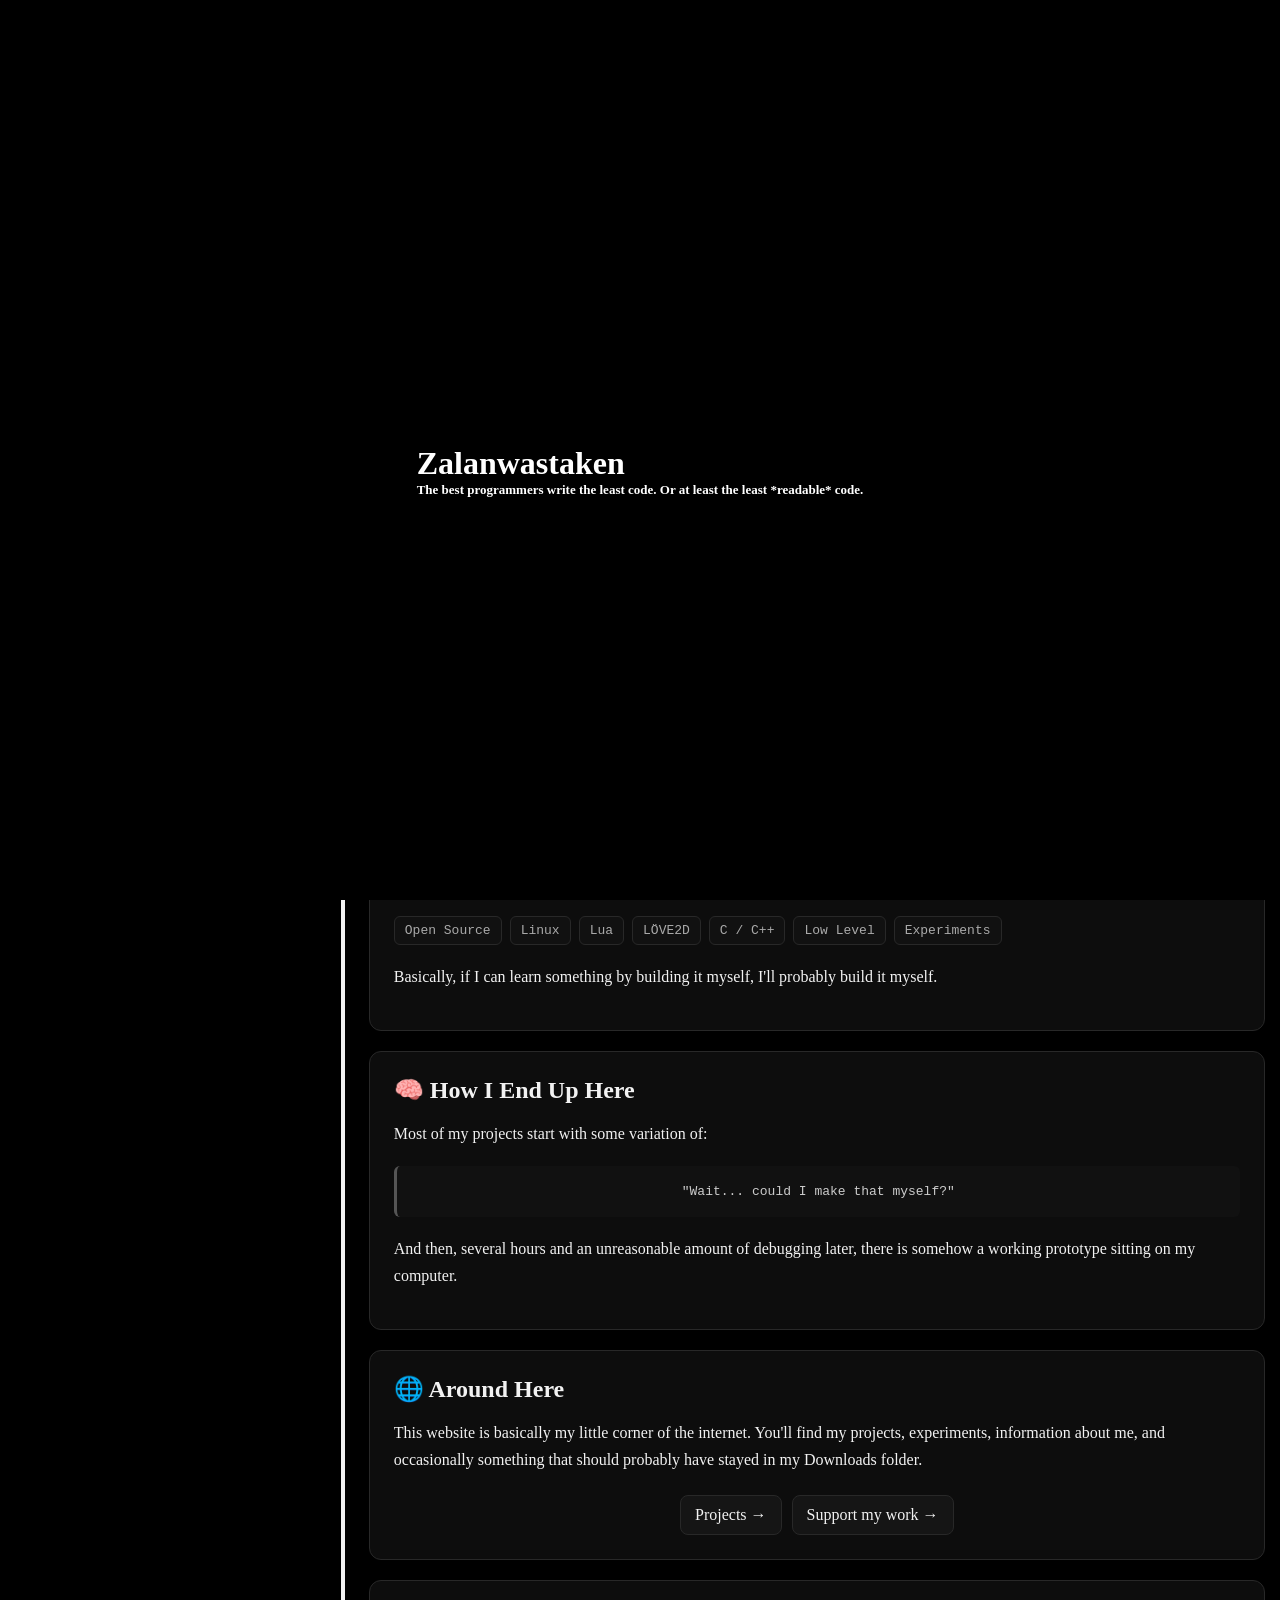
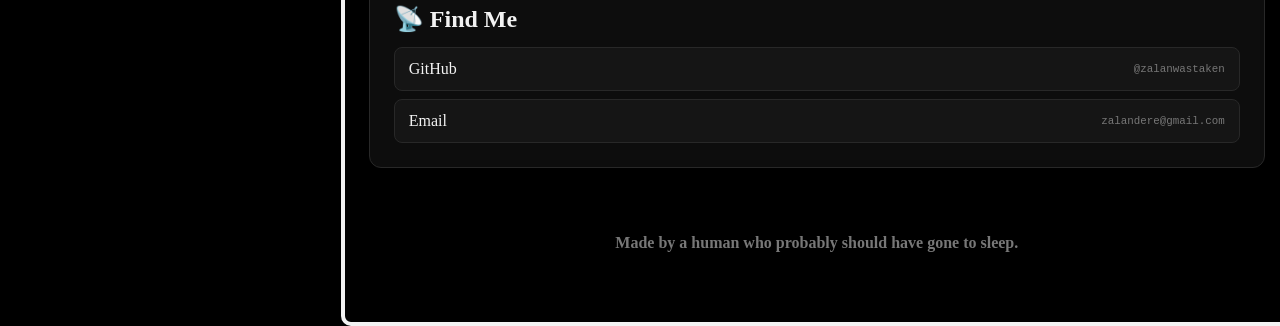
<file: src/website/index.html>
<!DOCTYPE html>
<html>
    <head>
        <title>Dumpster fire</title>
        <meta charset="UTF-8">
        <link rel="stylesheet" href="./css/index.css">
        <link rel="stylesheet" href="./css/leftbar.css">
        <link rel="stylesheet" href="./css/common.css">
        <meta name="viewport" content="width=device-width, initial-scale=1">
    </head>
    <body>
        <div id="anim">
            <h1 class="animcontents" style="top: 50vh; left: 50vw; transform: translate(-50%, -50%);">
                Zalanwastaken<br>
                <div style="font-size: small;" class="quote">ZWT</div> <!--This is filled by JS-->
            </h1>
        </div>
        <div id="leftbar">
            <div id="leftbarcontents">
                <a href="./index.html?intro=no" style="font-size: x-large; margin: 30px;">My Dumpster Fire</a>
                <a href="https://github.com/zalanwastaken">My Github</a>
                <a href="./projects.html">Projects</a>
                <a href="./funding.html">Fund me !</a>
            </div>
        </div>
        <div id="main">
            <div class="hero">
                <div class="hero-tag">~/takenworks</div>

                <h1>Hey, I'm Zalanwastaken! :3</h1>

                <p>
                    Student. Programmer. Computer nerd.
                    Professional enjoyer of making things unnecessarily complicated.
                </p>
            </div>

            <hr>

            <section class="card">
                <h2>👋 About Me</h2>

                <p>
                    I'm a student and programmer who spends far too much time
                    making things that probably could have been solved with an
                    existing program.
                </p>

                <p>
                    I've been messing around with computers and programming for
                    years, and these days most of my free time ends up somewhere
                    between writing code, breaking code, fixing code, and wondering
                    why the code worked in the first place.
                </p>

                <p>
                    I especially enjoy low-level programming, Linux, game
                    development, and building things from scratch just to see
                    whether I can.
                </p>
            </section>

            <section class="card">
                <h2>💻 Computers Are Kinda My Thing</h2>

                <p>
                    My main playground is Linux, especially Arch Linux.
                    I like understanding how things actually work rather than
                    just clicking a button and hoping for the best.
                </p>

                <p>
                    My favorite language is <b>Lua</b>, and I spend a lot of time
                    with <b>LÖVE2D</b>. I also work with C, C++, Python, and
                    JavaScript depending on what kind of questionable idea has
                    entered my brain that day.
                </p>
            </section>

            <section class="card">
                <h2>🧪 Things I Like Making</h2>

                <div class="tag-container">
                    <span class="tag">Open Source</span>
                    <span class="tag">Linux</span>
                    <span class="tag">Lua</span>
                    <span class="tag">LÖVE2D</span>
                    <span class="tag">C / C++</span>
                    <span class="tag">Low Level</span>
                    <span class="tag">Experiments</span>
                </div>

                <p>
                    Basically, if I can learn something by building it myself,
                    I'll probably build it myself.
                </p>
            </section>

            <section class="card">
                <h2>🧠 How I End Up Here</h2>

                <p>
                    Most of my projects start with some variation of:
                </p>

                <div class="quote-box">
                    <span>"Wait... could I make that myself?"</span>
                </div>

                <p>
                    And then, several hours and an unreasonable amount of
                    debugging later, there is somehow a working prototype
                    sitting on my computer.
                </p>
            </section>

            <section class="card">
                <h2>🌐 Around Here</h2>

                <p>
                    This website is basically my little corner of the internet.
                    You'll find my projects, experiments, information about me,
                    and occasionally something that should probably have stayed
                    in my Downloads folder.
                </p>

                <div class="button-row">
                    <a href="./projects.html">Projects →</a>
                    <a href="./funding.html">Support my work →</a>
                </div>
            </section>

            <section class="card">
                <h2>📡 Find Me</h2>

                <div class="links">
                    <a href="https://github.com/zalanwastaken">
                        <span>GitHub</span>
                        <small>@zalanwastaken</small>
                    </a>

                    <a href="mailto:zalandere@gmail.com">
                        <span>Email</span>
                        <small>zalandere@gmail.com</small>
                    </a>
                </div>
            </section>

            <div class="footer">
                <p>
                    <b>Made by a human who probably should have gone to sleep.</b>
                </p>
            </div>

        </div>

        </body>
    <script src="./js/index.js"></script>
</html>
</file>
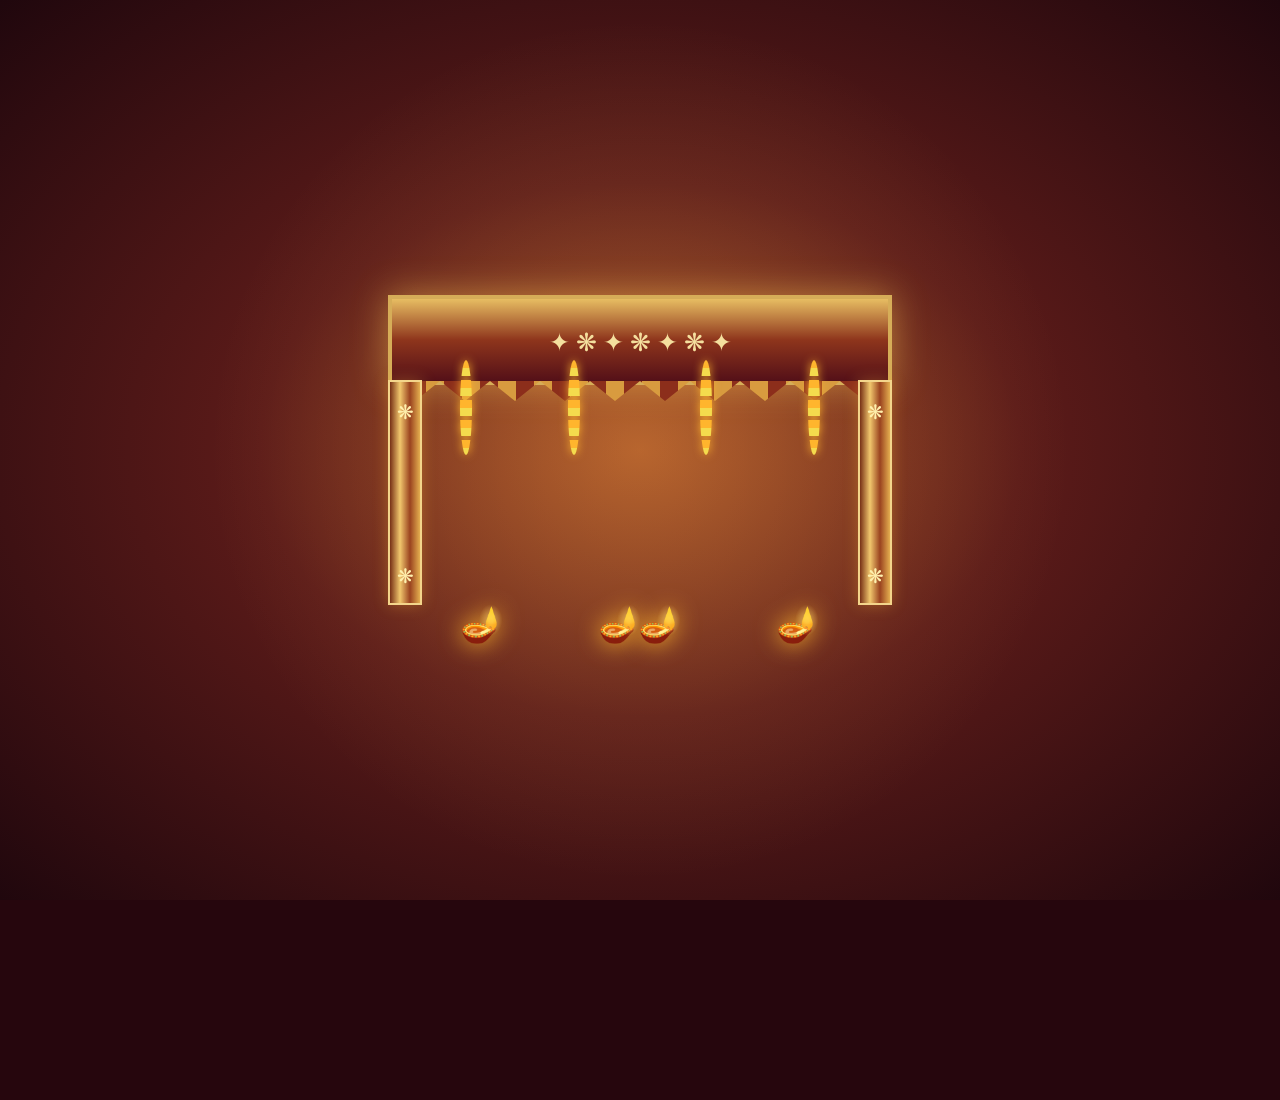
<file: src/website/sugarcane/index.html>
<!DOCTYPE html>
<html lang="en">

<head>
    <meta charset="UTF-8">
    <meta name="viewport" content="width=device-width, initial-scale=1.0">
    <title>Priya & Rohan | Wedding Invitation</title>

    <!-- Google Fonts -->
    <link rel="preconnect" href="https://fonts.googleapis.com">
    <link rel="preconnect" href="https://fonts.gstatic.com" crossorigin>
    <link
        href="https://fonts.googleapis.com/css2?family=Cinzel:wght@400;500;600;700&family=Great+Vibes&family=Playfair+Display:ital,wght@0,400;0,500;1,400&display=swap"
        rel="stylesheet">

    <style>
        /* =========================================
   GLOBAL STYLES
========================================= */

        :root {
            --maroon: #490d19;
            --deep-maroon: #26060d;
            --gold: #d6ad58;
            --light-gold: #f4df9e;
            --cream: #fff5dc;
        }

        * {
            margin: 0;
            padding: 0;
            box-sizing: border-box;
        }

        body {
            min-height: 100vh;
            background: var(--deep-maroon);
            color: var(--cream);
            font-family: 'Playfair Display', serif;
            overflow-x: hidden;
        }

        button {
            font-family: inherit;
            cursor: pointer;
        }

        /* =========================================
   BACKGROUND
========================================= */

        .scene {
            position: fixed;
            inset: 0;
            overflow: hidden;
            background:
                radial-gradient(ellipse at center, #a64d23 0%, #5c1b19 42%, #20070d 100%);
        }

        .scene::before {
            content: "";
            position: absolute;
            inset: 0;
            background:
                radial-gradient(circle at 50% 50%, #ffc75b33, transparent 55%);
            animation: ambientGlow 3s ease-in-out infinite alternate;
        }

        @keyframes ambientGlow {
            from {
                opacity: .5;
            }

            to {
                opacity: 1;
            }
        }

        /* =========================================
   MANDAP
========================================= */

        .mandap {
            position: absolute;
            width: min(600px, 90vw);
            height: 400px;
            left: 50%;
            top: 50%;
            transform: translate(-50%, -50%);
            opacity: 0;
            transition: opacity 1s ease;
        }

        .mandap.visible {
            opacity: 1;
        }

        .canopy {
            position: absolute;
            top: 45px;
            left: 8%;
            width: 84%;
            height: 90px;
            background: linear-gradient(180deg, #e7bd62, #8e351c, #541018);
            border: 4px solid var(--gold);
            box-shadow: 0 0 35px #ffc75b77;
        }

        .canopy::after {
            content: "✦  ❋  ✦  ❋  ✦  ❋  ✦";
            position: absolute;
            width: 100%;
            text-align: center;
            top: 25px;
            color: var(--light-gold);
            font-size: 25px;
        }

        .canopy::before {
            content: "";
            position: absolute;
            left: -2px;
            right: -2px;
            bottom: -20px;
            height: 20px;
            background: repeating-linear-gradient(90deg,
                    #d89b3f 0 18px,
                    #8c2e1b 18px 36px);
            clip-path: polygon(0 0, 100% 0, 100% 0,
                    95% 100%, 90% 0, 85% 100%,
                    80% 0, 75% 100%, 70% 0,
                    65% 100%, 60% 0, 55% 100%,
                    50% 0, 45% 100%, 40% 0,
                    35% 100%, 30% 0, 25% 100%,
                    20% 0, 15% 100%, 10% 0,
                    5% 100%, 0 0);
        }

        .pillar {
            position: absolute;
            top: 130px;
            height: 225px;
            width: 34px;
            background: linear-gradient(90deg,
                    #773015,
                    #f1c76d,
                    #9a431f,
                    #e4ae4f);
            border: 2px solid #f3d58b;
            box-shadow: 0 0 15px #ffb63a55;
        }

        .pillar::before,
        .pillar::after {
            content: "❋";
            position: absolute;
            left: 50%;
            transform: translateX(-50%);
            color: #fff0ad;
            font-size: 20px;
        }

        .pillar::before {
            top: 15px;
        }

        .pillar::after {
            bottom: 15px;
        }

        .p1 {
            left: 8%;
        }

        .p2 {
            right: 8%;
        }

        .garland {
            position: absolute;
            top: 110px;
            width: 12px;
            height: 95px;
            background: repeating-linear-gradient(180deg,
                    #ffb52d 0 8px,
                    #f4db4d 8px 16px,
                    transparent 16px 20px);
            border-radius: 50%;
            filter: drop-shadow(0 0 5px #ffb32d);
        }

        .g1 {
            left: 20%;
        }

        .g2 {
            left: 38%;
        }

        .g3 {
            right: 38%;
        }

        .g4 {
            right: 20%;
        }

        .diya {
            position: absolute;
            bottom: 5px;
            font-size: 35px;
            animation: flicker .8s infinite alternate;
            filter: drop-shadow(0 0 12px #ffb52d);
        }

        .d1 {
            left: 20%;
        }

        .d2 {
            left: 43%;
        }

        .d3 {
            right: 43%;
        }

        .d4 {
            right: 20%;
        }

        @keyframes flicker {
            from {
                transform: scale(1);
            }

            to {
                transform: scale(1.12);
                filter: drop-shadow(0 0 22px #ffcc48);
            }
        }

        /* =========================================
   ORNATE DOORS
========================================= */

        .doors {
            position: fixed;
            inset: 0;
            z-index: 10;
            display: flex;
            perspective: 1200px;
            pointer-events: none;
        }

        .door {
            width: 50%;
            height: 100%;
            position: relative;
            background:
                repeating-linear-gradient(90deg,
                    transparent 0 28px,
                    #ffffff0b 29px 31px),
                linear-gradient(90deg,
                    #3c100c,
                    #76291a,
                    #43100d);
            border: 8px solid #bd8b37;
            box-shadow: inset 0 0 40px #1a0505;
            pointer-events: auto;
            transition: transform 2s cubic-bezier(.7, 0, .2, 1);
        }

        .door.left {
            transform-origin: left center;
            border-right: 4px solid var(--gold);
        }

        .door.right {
            transform-origin: right center;
            border-left: 4px solid var(--gold);
        }

        .doors.open .left {
            transform: rotateY(-110deg);
        }

        .doors.open .right {
            transform: rotateY(110deg);
        }

        .door::before {
            content: "";
            position: absolute;
            inset: 18px;
            border: 3px double var(--gold);
            box-shadow:
                inset 0 0 20px #d6ad5833,
                0 0 10px #d6ad5833;
        }

        .door::after {
            content: "❋\A ✦\A ❋\A ✦\A ❋";
            white-space: pre;
            position: absolute;
            top: 50%;
            left: 50%;
            transform: translate(-50%, -50%);
            text-align: center;
            color: var(--light-gold);
            font-size: clamp(22px, 4vw, 45px);
            line-height: 2;
            text-shadow: 0 0 15px #ffd77c;
        }

        .knob {
            position: absolute;
            top: 52%;
            width: 15px;
            height: 15px;
            border-radius: 50%;
            background: radial-gradient(circle at 30% 30%, #fff1aa, #ad7625 65%, #5e3710);
            box-shadow: 0 0 12px #ffdc85;
        }

        .left .knob {
            right: 12%;
        }

        .right .knob {
            left: 12%;
        }

        .tap-hint {
            position: absolute;
            z-index: 12;
            left: 50%;
            top: 82%;
            transform: translateX(-50%);
            color: var(--light-gold);
            font-family: 'Cinzel', serif;
            letter-spacing: 3px;
            font-size: 13px;
            text-shadow: 0 0 12px gold;
            animation: pulse 1.4s infinite;
            pointer-events: none;
        }

        @keyframes pulse {
            50% {
                opacity: .35;
            }
        }

        /* =========================================
   INVITATION CARD
========================================= */

        .invitation {
            position: relative;
            z-index: 5;
            width: min(440px, 90vw);
            min-height: 600px;
            margin: 40px auto;
            padding: 35px 25px;
            text-align: center;
            color: var(--maroon);
            background:
                radial-gradient(circle at 10% 10%, #d6ad581c 0 3px, transparent 4px),
                radial-gradient(circle at 90% 90%, #d6ad5820 0 3px, transparent 4px),
                linear-gradient(145deg, #fff9e9, #f5e5c3);
            border: 7px double var(--gold);
            outline: 2px solid #f5d98c;
            outline-offset: -14px;
            box-shadow:
                0 0 35px #ffbd5b55,
                inset 0 0 45px #d6ad5833;
            opacity: 0;
            transform: translateY(100px) scale(.9);
            transition: opacity 1.2s ease, transform 1.2s cubic-bezier(.2, .8, .2, 1);
        }

        .invitation.show {
            opacity: 1;
            transform: translateY(0) scale(1);
        }

        .invitation::before,
        .invitation::after {
            content: "❋";
            position: absolute;
            color: #bb852e;
            font-size: 35px;
        }

        .invitation::before {
            top: 5px;
            left: 8px;
        }

        .invitation::after {
            bottom: 5px;
            right: 8px;
        }

        .card-content {
            position: relative;
            z-index: 1;
        }

        .ganesh {
            color: #a36b1d;
            font-family: 'Cinzel', serif;
            font-size: 15px;
            letter-spacing: 3px;
            margin-bottom: 20px;
        }

        .om {
            display: block;
            font-size: 35px;
            margin-bottom: 8px;
        }

        .divider {
            color: #bd8b37;
            font-size: 24px;
            margin: 16px 0;
        }

        .invite-text {
            font-size: 14px;
            font-style: italic;
            line-height: 1.8;
            color: #754331;
        }

        .names {
            font-family: 'Great Vibes', cursive;
            font-size: clamp(43px, 10vw, 60px);
            line-height: 1.3;
            color: #761b29;
            margin: 12px 0;
            text-shadow: 1px 2px 2px #d6ad5855;
        }

        .ampersand {
            display: block;
            font-size: 30px;
            color: #b58a42;
        }

        .details {
            margin-top: 20px;
            font-family: 'Cinzel', serif;
            font-size: 13px;
            line-height: 2;
            color: #5b2024;
        }

        .details strong {
            color: #a26b24;
        }

        .blessing {
            margin-top: 22px;
            font-size: 14px;
            font-style: italic;
            color: #875b39;
        }

        .countdown {
            margin-top: 20px;
            padding: 12px;
            border-top: 1px solid #c99d55;
            border-bottom: 1px solid #c99d55;
            font-family: 'Cinzel', serif;
            font-size: 12px;
            color: #7a3026;
        }

        .countdown strong {
            display: block;
            font-size: 15px;
            margin-top: 6px;
        }

        .rsvp {
            margin-top: 22px;
            padding: 11px 32px;
            background: linear-gradient(135deg, #8a2930, #4b0c19);
            border: 1px solid #d5ad58;
            color: #ffe7a8;
            font-family: 'Cinzel', serif;
            letter-spacing: 2px;
            font-size: 12px;
            transition: .3s;
        }

        .rsvp:hover {
            transform: translateY(-3px);
            box-shadow: 0 5px 15px #741b2955;
        }

        /* =========================================
   REPLAY BUTTON
========================================= */

        .replay {
            position: relative;
            z-index: 20;
            display: block;
            margin: 15px auto 30px;
            padding: 10px 20px;
            background: transparent;
            color: var(--light-gold);
            border: 1px solid var(--gold);
            font-family: 'Cinzel', serif;
            font-size: 11px;
            letter-spacing: 2px;
        }

        .replay:hover {
            background: #d6ad5822;
        }

        /* =========================================
   RSVP POPUP
========================================= */

        .popup {
            position: fixed;
            inset: 0;
            z-index: 30;
            display: none;
            align-items: center;
            justify-content: center;
            background: #120509bb;
            backdrop-filter: blur(5px);
        }

        .popup.show {
            display: flex;
        }

        .popup-box {
            width: min(320px, 85vw);
            padding: 35px;
            text-align: center;
            color: var(--maroon);
            background: var(--cream);
            border: 4px double var(--gold);
            animation: popIn .3s ease;
        }

        .popup-box h2 {
            font-family: 'Great Vibes', cursive;
            font-size: 38px;
            margin-bottom: 12px;
        }

        .popup-box button {
            margin-top: 20px;
            padding: 8px 25px;
            background: var(--maroon);
            color: var(--cream);
            border: 1px solid var(--gold);
        }

        @keyframes popIn {
            from {
                transform: scale(.8);
                opacity: 0;
            }

            to {
                transform: scale(1);
                opacity: 1;
            }
        }

        /* =========================================
   FALLING PETALS / SPARKLES
========================================= */

        .petal {
            position: fixed;
            top: -30px;
            z-index: 3;
            pointer-events: none;
            animation: fall linear forwards;
        }

        @keyframes fall {
            to {
                transform: translateY(110vh) rotate(720deg);
                opacity: 0;
            }
        }

        /* =========================================
   CAMERA ZOOM
========================================= */

        .scene.zoom {
            transform: scale(1.12);
            transition: transform 2s ease;
        }

        /* =========================================
   RESPONSIVE
========================================= */

        @media (max-width: 480px) {
            .invitation {
                margin: 25px auto;
                padding: 35px 20px;
                min-height: 580px;
            }

            .mandap {
                transform: translate(-50%, -50%) scale(.8);
            }

            .door {
                border-width: 5px;
            }

            .tap-hint {
                font-size: 10px;
            }
        }

        body.intro .invitation,
        body.intro .replay {
            visibility: hidden;
        }
    </style>
</head>

<body class="intro">

    <!-- =========================================
     MANDAP BACKGROUND
========================================= -->

    <div class="scene" id="scene">
        <div class="mandap" id="mandap">
            <div class="canopy"></div>

            <div class="pillar p1"></div>
            <div class="pillar p2"></div>

            <div class="garland g1"></div>
            <div class="garland g2"></div>
            <div class="garland g3"></div>
            <div class="garland g4"></div>

            <div class="diya d1">🪔</div>
            <div class="diya d2">🪔</div>
            <div class="diya d3">🪔</div>
            <div class="diya d4">🪔</div>
        </div>
    </div>

    <!-- =========================================
     ORNATE DOORS
========================================= -->

    <div class="doors" id="doors">
        <div class="door left">
            <div class="knob"></div>
        </div>

        <div class="door right">
            <div class="knob"></div>
        </div>

        <div class="tap-hint" id="tapHint">✦ TAP TO OPEN ✦</div>
    </div>

    <!-- =========================================
     WEDDING INVITATION CARD
========================================= -->

    <main>
        <section class="invitation" id="invitation">
            <div class="card-content">

                <div class="ganesh">
                    <span class="om">ॐ</span>
                    श्री गणेशाय नमः
                </div>

                <div class="divider">❋ ✦ ❋</div>

                <p class="invite-text">
                    With immense joy and blessings,<br>
                    You are cordially invited to celebrate<br>
                    the wedding of
                </p>

                <!--! EDIT NAMES HERE -->
                <h1 class="names">
                    Priya
                    <span class="ampersand">&</span>
                    Rohan
                </h1>

                <div class="divider">❋ ✦ ❋</div>

                <!-- !EDIT WEDDING DETAILS HERE -->
                <div class="details">
                    <strong>THE WEDDING CEREMONY</strong><br>
                    Saturday, 20 February 2027<br>
                    7:00 PM onwards<br><br>

                    <strong>VENUE</strong><br>
                    The Royal Palace Gardens<br>
                    Jaipur, Rajasthan
                </div>

                <p class="blessing">
                    With blessings of our families
                </p>

                <!-- COUNTDOWN -->
                <div class="countdown">
                    ✦ COUNTDOWN TO FOREVER ✦
                    <strong id="timer">Loading...</strong>
                </div>

                <button class="rsvp" onclick="showRSVP()">
                    RSVP
                </button>

            </div>
        </section>
    </main>

    <button class="replay" onclick="replayAnimation()">
        ↻ REPLAY ANIMATION
    </button>

    <!-- =========================================
     RSVP POPUP
========================================= -->

    <div class="popup" id="popup">
        <div class="popup-box">
            <h2>You're Invited!</h2>
            <p>We would be delighted to celebrate this special day with you.</p>
            <button onclick="closeRSVP()">Lovely!</button>
        </div>
    </div>

    <!-- =========================================
     JAVASCRIPT
========================================= -->

    <script>

        // =========================================
        // LANDING ANIMATION
        // =========================================

        const doors = document.getElementById("doors");
        const mandap = document.getElementById("mandap");
        const invitation = document.getElementById("invitation");
        const scene = document.getElementById("scene");
        const tapHint = document.getElementById("tapHint");

        let animationStarted = false;
        let animationTimers = [];

        function clearAnimationTimers() {
            animationTimers.forEach(clearTimeout);
            animationTimers = [];
        }

        function schedule(callback, delay) {
            animationTimers.push(setTimeout(callback, delay));
        }

        function startAnimation() {

            if (animationStarted) return;

            animationStarted = true;
            tapHint.style.display = "none";

            // Open doors
            doors.classList.add("open");

            // Reveal mandap
            schedule(() => {
                mandap.classList.add("visible");
            }, 500);

            // Camera zoom
            schedule(() => {
                scene.classList.add("zoom");
            }, 1800);

            // Hide mandap and show invitation
            schedule(() => {
                mandap.style.opacity = "0";
                invitation.classList.add("show");
                document.body.classList.remove("intro");
            }, 2700);

            // Start falling decorations
            schedule(() => {
                startPetals();
            }, 3400);

            // Remove doors from interaction
            schedule(() => {
                doors.style.pointerEvents = "none";
            }, 2200);
        }

        // Open automatically after 1.5 seconds
        const autoOpen = setTimeout(startAnimation, 1500);

        // Allow clicking the doors to open early
        doors.addEventListener("click", () => {
            clearTimeout(autoOpen);
            startAnimation();
        });

        // =========================================
        // REPLAY ANIMATION
        // =========================================

        function replayAnimation() {

            clearAnimationTimers();

            animationStarted = false;

            // Reset everything
            doors.classList.remove("open");
            doors.style.pointerEvents = "auto";

            mandap.classList.remove("visible");
            mandap.style.opacity = "";

            scene.classList.remove("zoom");

            invitation.classList.remove("show");
            document.body.classList.add("intro");

            tapHint.style.display = "block";

            stopPetals();

            // Restart sequence
            clearTimeout(window.replayTimer);

            window.replayTimer = setTimeout(startAnimation, 1500);

        }

        // =========================================
        // RSVP POPUP
        // =========================================

        function showRSVP() {
            document.getElementById("popup").classList.add("show");
        }

        function closeRSVP() {
            document.getElementById("popup").classList.remove("show");
        }

        // Close popup by clicking outside
        document.getElementById("popup").addEventListener("click", (e) => {
            if (e.target.id === "popup") {
                closeRSVP();
            }
        });

        // =========================================
        // COUNTDOWN TIMER
        // =========================================

        // EDIT THIS DATE TO MATCH THE WEDDING DATE
        const weddingDate = new Date("2027-02-20T19:00:00+05:30").getTime(); //! DATE

        function updateCountdown() {

            const now = Date.now();
            const difference = weddingDate - now;

            const timer = document.getElementById("timer");

            if (difference <= 0) {
                timer.textContent = "The celebrations have begun! ❤️";
                return;
            }

            const days = Math.floor(difference / (1000 * 60 * 60 * 24));
            const hours = Math.floor((difference / (1000 * 60 * 60)) % 24);
            const minutes = Math.floor((difference / (1000 * 60)) % 60);
            const seconds = Math.floor((difference / 1000) % 60);

            timer.textContent =
                `${days} Days : ${hours} Hrs : ${minutes} Min : ${seconds} Sec`;
        }

        updateCountdown();
        setInterval(updateCountdown, 1000);

        // =========================================
        // FALLING FLOWER PETALS
        // =========================================

        let petalInterval = null;

        function startPetals() {

            if (petalInterval) return;

            const symbols = ["🌸", "🌼", "🌺", "✦", "✨"];

            petalInterval = setInterval(() => {

                const petal = document.createElement("div");

                petal.className = "petal";
                petal.textContent =
                    symbols[Math.floor(Math.random() * symbols.length)];

                petal.style.left = Math.random() * 100 + "vw";
                petal.style.fontSize = (12 + Math.random() * 15) + "px";
                petal.style.animationDuration = (5 + Math.random() * 5) + "s";
                petal.style.opacity = 0.5 + Math.random() * 0.5;

                document.body.appendChild(petal);

                setTimeout(() => petal.remove(), 10000);

            }, 350);

        }

        function stopPetals() {
            clearInterval(petalInterval);
            petalInterval = null;

            document.querySelectorAll(".petal").forEach(p => p.remove());
        }

    </script>

</body>

</html>
</file>
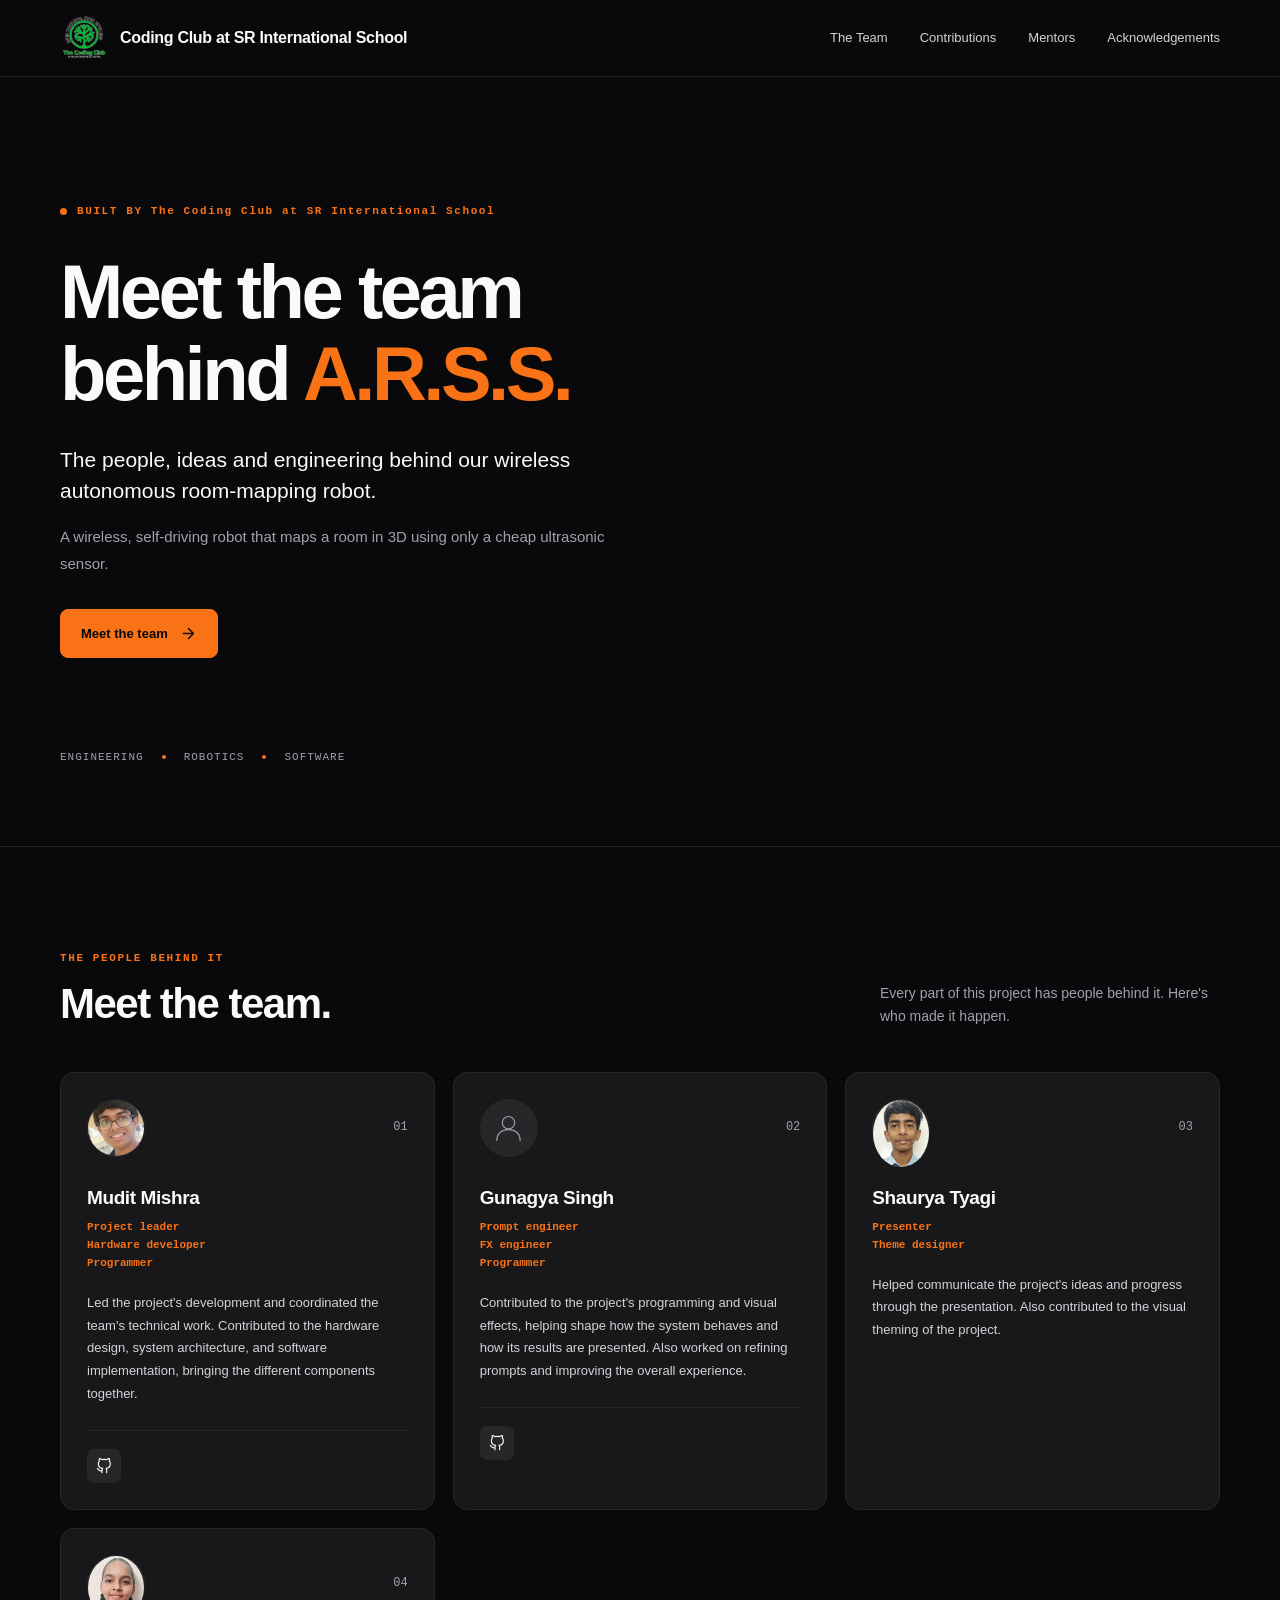
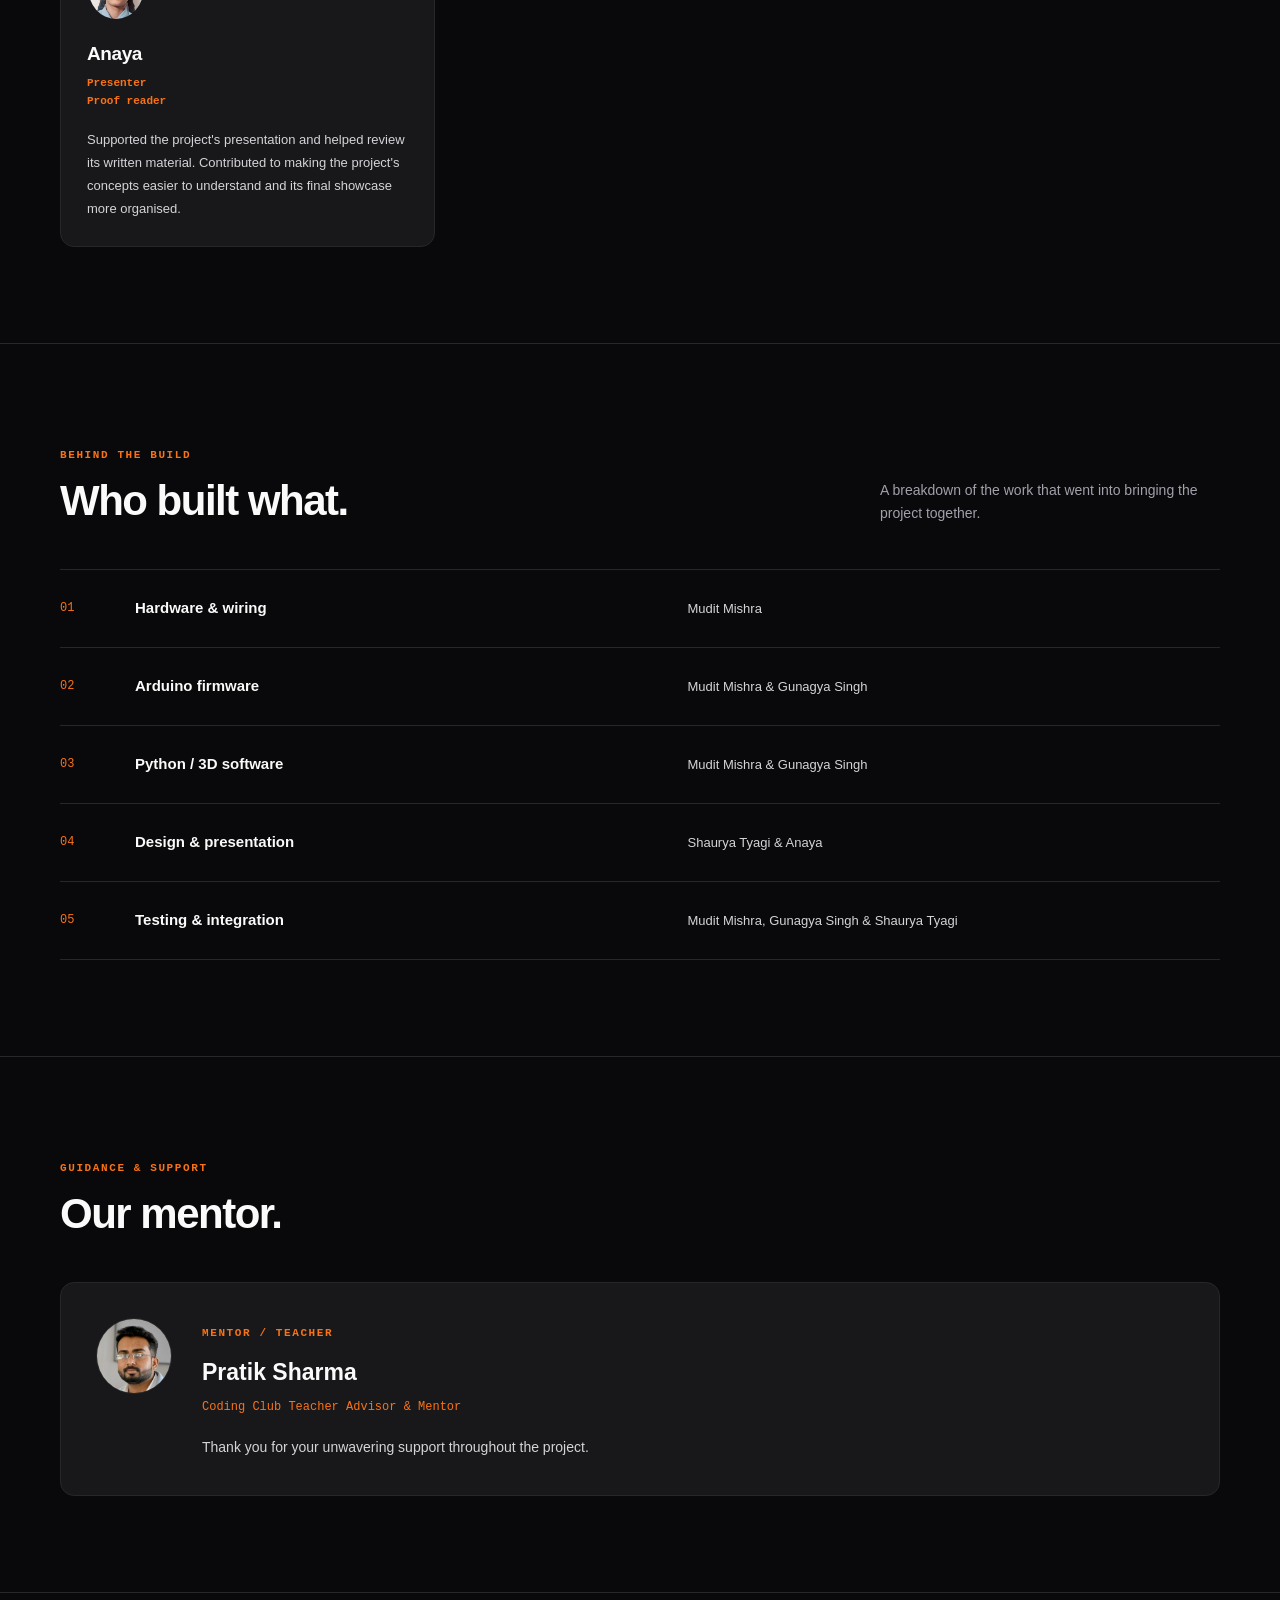
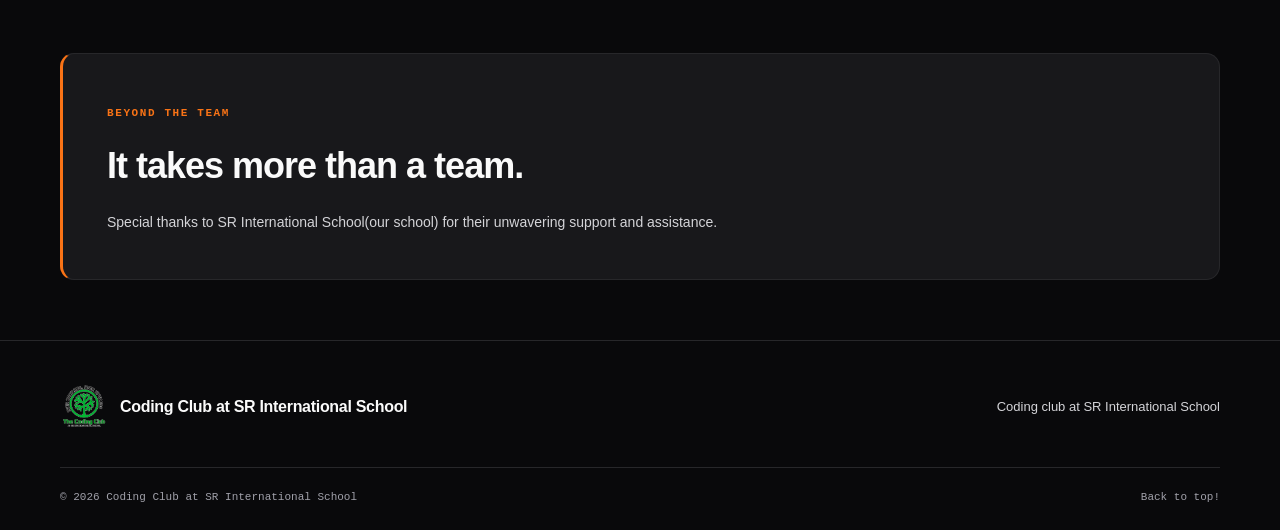
<file: src/website/TBR/index.html>
<!DOCTYPE html>
<html lang="en">
<head>
    <meta charset="UTF-8">
    <meta name="viewport" content="width=device-width, initial-scale=1.0">
    <meta name="theme-color" content="#09090b">

    <title>Meet the Team | Coding Club at SR International School</title>
    <meta name="description" content="Meet the team behind A.R.S.S., a wireless autonomous room-mapping robot built by Coding Club at SR International School.">

    <link rel="icon" href="assets/arms.png">
    <link rel="stylesheet" href="style.css">
    <script src="script.js" defer></script>
</head>

<body>

    <a class="skip-link" href="#main">Skip to content</a>

    <!-- Header -->
    <header class="header">
        <nav class="navbar container" aria-label="Main navigation">

            <a href="#home" class="brand">
                <img src="assets/arms.png" alt="Coding Club at SR International School logo" class="brand__logo">
                <span>Coding Club at SR International School</span>
            </a>

            <button
                class="nav-toggle"
                type="button"
                aria-label="Open navigation menu"
                aria-expanded="false"
                aria-controls="nav-links"
            >
                <span></span>
                <span></span>
                <span></span>
            </button>

            <div class="nav-links" id="nav-links">
                <a href="#team">The Team</a>
                <a href="#contributions">Contributions</a>
                <a href="#mentors">Mentors</a>
                <a href="#thanks">Acknowledgements</a>
            </div>

        </nav>
    </header>

    <main id="main">

        <!-- Hero -->
        <section class="hero section" id="home">
            <div class="container">

                <div class="hero__content reveal">

                    <span class="eyebrow">
                        <span class="eyebrow__dot"></span>
                        BUILT BY The Coding Club at SR International School
                    </span>

                    <h1>
                        Meet the team<br>
                        behind <span>A.R.S.S.</span>
                    </h1>

                    <p class="hero__subtitle">
                        The people, ideas and engineering behind our
                        wireless autonomous room-mapping robot.
                    </p>

                    <p class="hero__description">
                        A wireless, self-driving robot that maps a room in 3D using only a cheap ultrasonic sensor.
                    </p>

                    <a href="#team" class="button">
                        Meet the team
                        <svg viewBox="0 0 24 24" aria-hidden="true">
                            <path d="M5 12h14M12 5l7 7-7 7"/>
                        </svg>
                    </a>

                </div>

                <div class="hero__meta reveal">
                    <span>ENGINEERING</span>
                    <span class="hero__meta-divider"></span>
                    <span>ROBOTICS</span>
                    <span class="hero__meta-divider"></span>
                    <span>SOFTWARE</span>
                </div>

            </div>
        </section>


        <!-- Team -->
        <section class="section team-section" id="team">
            <div class="container">

                <div class="section-heading reveal">
                    <div>
                        <span class="eyebrow">THE PEOPLE BEHIND IT</span>
                        <h2>Meet the team.</h2>
                    </div>

                    <p>
                        Every part of this project has people behind it.
                        Here's who made it happen.
                    </p>
                </div>

                <div class="team-grid">

                    <!--
                        ? TEAM MEMBER CARD TEMPLATE

                        * To add another member: *
                        * 1. Copy one complete member-card article.
                        * 2. Replace the name, role and bio.
                        * 3. Update the social links.
                    -->

                    <article class="member-card reveal">
                        <div class="member-card__top">
                            <div class="avatar" aria-hidden="true">
                                <img src="./assets/mudit.png">
                            </div>
                            <span class="member-card__number">01</span>
                        </div>

                        <h3>Mudit Mishra</h3>
                        <span class="member-card__role">Project leader<br>Hardware developer<br>Programmer</span>

                        <p>
                            Led the project's development and coordinated the team's technical work.
                            Contributed to the hardware design, system architecture, and software
                            implementation, bringing the different components together.
                        </p>

                        <div class="member-card__links">
                            <a href="https://github.com/zalanwastaken/" aria-label="GitHub profile of [Member Name]">
                                <svg viewBox="0 0 24 24" aria-hidden="true">
                                    <path d="M9 19c-5 1.5-5-2.5-7-3m14 6v-3.87a3.37 3.37 0 0 0-.94-2.61c3.14-.35 6.44-1.54 6.44-7A5.44 5.44 0 0 0 20 4.77 5.07 5.07 0 0 0 19.91 1S18.73.65 16 2.48a13.38 13.38 0 0 0-7 0C6.27.65 5.09 1 5.09 1A5.07 5.07 0 0 0 5 4.77a5.44 5.44 0 0 0-1.5 3.78c0 5.42 3.3 6.61 6.44 7A3.37 3.37 0 0 0 9 18.13V22"/>
                                </svg>
                            </a>
                        </div>
                    </article>


                    <article class="member-card reveal">
                        <div class="member-card__top">
                            <div class="avatar" aria-hidden="true">
                                <svg viewBox="0 0 48 48">
                                    <circle cx="24" cy="17" r="9"/>
                                    <path d="M7 43c0-10 7-16 17-16s17 6 17 16"/>
                                </svg>
                            </div>
                            <span class="member-card__number">02</span>
                        </div>

                        <h3>Gunagya Singh</h3>
                        <span class="member-card__role">Prompt engineer<br>FX engineer<br>Programmer</span>

                        <p>
                            Contributed to the project's programming and visual effects, helping
                            shape how the system behaves and how its results are presented.
                            Also worked on refining prompts and improving the overall experience.
                        </p>

                        <div class="member-card__links">
                            <a href="https://github.com/DragonLST" aria-label="GitHub profile of [Member Name]">
                                <svg viewBox="0 0 24 24" aria-hidden="true">
                                    <path d="M9 19c-5 1.5-5-2.5-7-3m14 6v-3.87a3.37 3.37 0 0 0-.94-2.61c3.14-.35 6.44-1.54 6.44-7A5.44 5.44 0 0 0 20 4.77 5.07 5.07 0 0 0 19.91 1S18.73.65 16 2.48a13.38 13.38 0 0 0-7 0C6.27.65 5.09 1 5.09 1A5.07 5.07 0 0 0 5 4.77a5.44 5.44 0 0 0-1.5 3.78c0 5.42 3.3 6.61 6.44 7A3.37 3.37 0 0 0 9 18.13V22"/>
                                </svg>
                            </a>
                        </div>
                    </article>

                    <article class="member-card reveal">
                        <div class="member-card__top">
                            <div class="avatar" aria-hidden="true">
                                <img src="./assets/shaurya.png">
                            </div>
                            <span class="member-card__number">03</span>
                        </div>

                        <h3>Shaurya Tyagi</h3>
                        <span class="member-card__role">Presenter<br>Theme designer</span>

                        <p>
                            Helped communicate the project's ideas and progress through the presentation.
                            Also contributed to the visual theming of the project.
                        </p>

                    </article>


                    <article class="member-card reveal">
                        <div class="member-card__top">
                            <div class="avatar" aria-hidden="true">
                                <img src="./assets/anaya.png">
                            </div>
                            <span class="member-card__number">04</span>
                        </div>

                        <h3>Anaya</h3>
                        <span class="member-card__role">Presenter<br>Proof reader</span>

                        <p>
                            Supported the project's presentation and helped review its written
                            material. Contributed to making the project's concepts easier to
                            understand and its final showcase more organised.
                        </p>

                    </article>

                </div>
            </div>
        </section>


        <!-- Contributions -->
        <section class="section contributions-section" id="contributions">
            <div class="container">

                <div class="section-heading reveal">
                    <div>
                        <span class="eyebrow">BEHIND THE BUILD</span>
                        <h2>Who built what.</h2>
                    </div>

                    <p>
                        A breakdown of the work that went into
                        bringing the project together.
                    </p>
                </div>

                <div class="credits-list reveal">

                    <div class="credit-row">
                        <span class="credit-number">01</span>
                        <h3>Hardware &amp; wiring</h3>
                        <p>Mudit Mishra</p>
                    </div>

                    <div class="credit-row">
                        <span class="credit-number">02</span>
                        <h3>Arduino firmware</h3>
                        <p>Mudit Mishra & Gunagya Singh</p>
                    </div>

                    <div class="credit-row">
                        <span class="credit-number">03</span>
                        <h3>Python / 3D software</h3>
                        <p>Mudit Mishra & Gunagya Singh</p>
                    </div>

                    <div class="credit-row">
                        <span class="credit-number">04</span>
                        <h3>Design &amp; presentation</h3>
                        <p>Shaurya Tyagi & Anaya</p>
                    </div>

                    <div class="credit-row">
                        <span class="credit-number">05</span>
                        <h3>Testing &amp; integration</h3>
                        <p>Mudit Mishra, Gunagya Singh & Shaurya Tyagi</p>
                    </div>

                </div>

            </div>
        </section>


        <!-- Mentor -->
        <section class="section mentor-section" id="mentors">
            <div class="container">

                <div class="section-heading reveal">
                    <div>
                        <span class="eyebrow">GUIDANCE &amp; SUPPORT</span>
                        <h2>Our mentor.</h2>
                    </div>
                </div>

                <article class="mentor-card reveal">

                    <div class="mentor-card__icon" aria-hidden="true">
                        <img src="./assets/pratik_sir.png?ver=2">
                    </div>

                    <div class="mentor-card__content">
                        <span class="eyebrow">MENTOR / TEACHER</span>
                        <h3>Pratik Sharma</h3>
                        <span class="mentor-card__title">Coding Club Teacher Advisor & Mentor</span>

                        <p>
                            Thank you for your unwavering support throughout the project.
                        </p>
                    </div>

                </article>

            </div>
        </section>


        <!-- Special Thanks -->
        <section class="section thanks-section" id="thanks">
            <div class="container">

                <div class="thanks-card reveal">
                    <span class="eyebrow">BEYOND THE TEAM</span>
                    <h2>It takes more than a team.</h2>

                    <p>
                        Special thanks to SR International School(our school)
                        for their unwavering support and assistance.
                    </p>
                </div>

            </div>
        </section>

    </main>

    <!-- Footer -->
    <footer class="footer" id="contact">
        <div class="container">

            <div class="footer__main">

                <a href="#home" class="brand footer__brand">
                    <img
                        src="assets/arms.png"
                        alt="Coding Club at SR International School logo"
                        class="brand__logo"
                    >
                    <span>Coding Club at SR International School</span>
                </a>

                <p class="footer__school">
                    Coding club at SR International School
                </p>
            </div>

            <div class="footer__bottom">
                <a href="./assets/proj_licence.txt">© 2026 Coding Club at SR International School</a>
                <a href="#home">Back to top!</a>
            </div>

        </div>
    </footer>

</body>
</html>
</file>
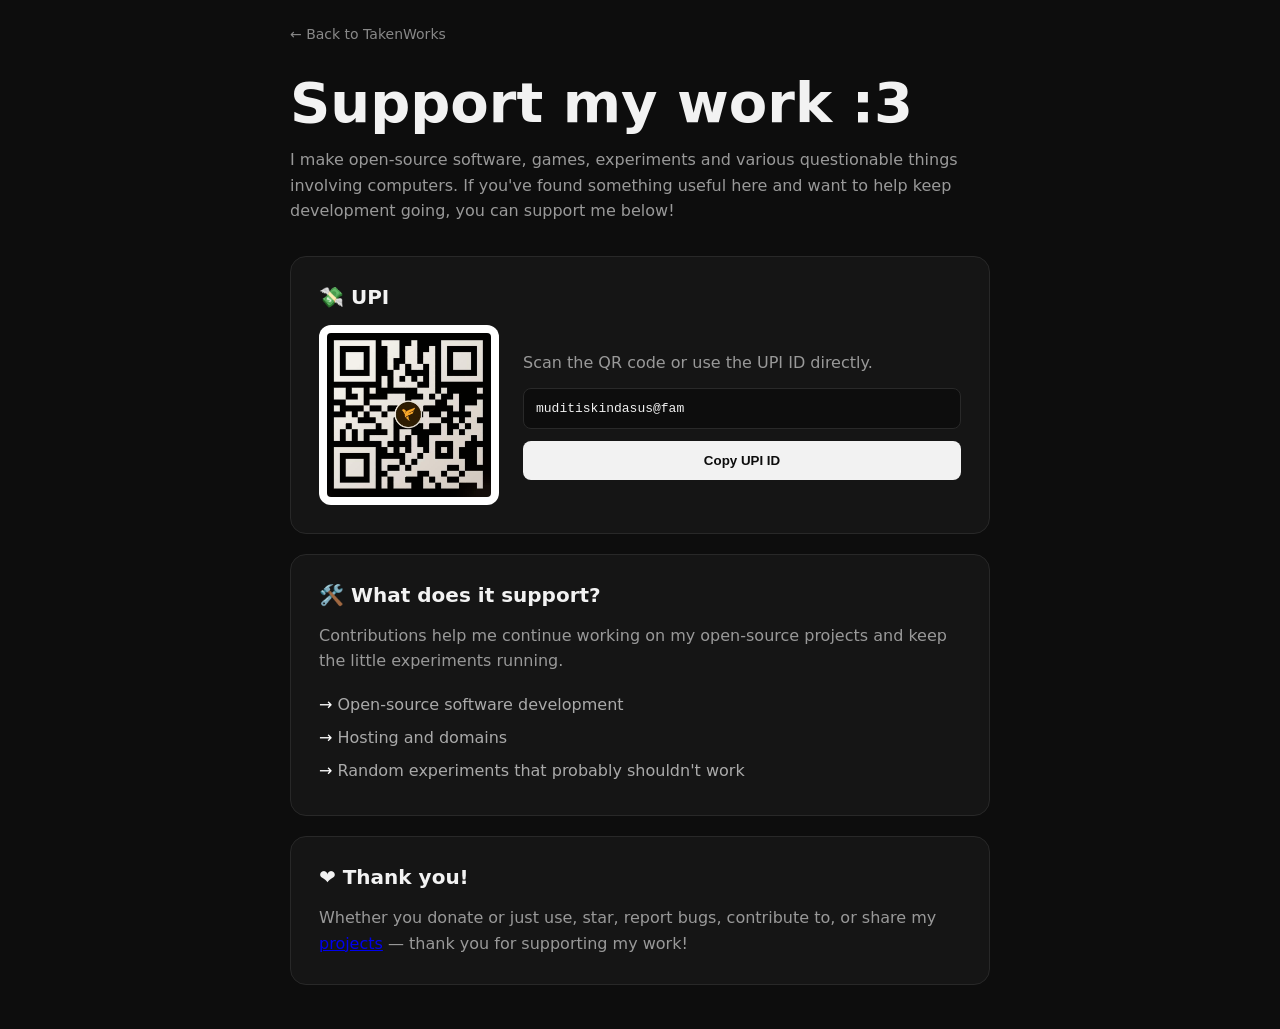
<file: src/website/funding.html>
<!DOCTYPE html>
<html>
    <head>
        <meta charset="UTF-8">
        <meta name="viewport" content="width=device-width, initial-scale=1.0">
        <title>Support — TakenWorks</title>
        <link rel="stylesheet" href="./css/funding.css">
    </head>
    <body>
        <main class="container">
            <a class="back" href="./index.html?intro=no">← Back to TakenWorks</a>
            <h1>Support my work :3</h1>
            <p class="subtitle">
                I make open-source software, games, experiments and
                various questionable things involving computers.
                If you've found something useful here and want to help
                keep development going, you can support me below!
            </p>
            <section class="card">
                <h2>💸 UPI</h2>
                <div class="upi">
                    <img class="qr" src="./assets/upi-qr.png" alt="UPI QR code">
                    <div class="upi-info">
                        <p>Scan the QR code or use the UPI ID directly.</p>
                        <code class="upi-id" id="upi-id">
                            muditiskindasus@fam
                        </code>
                        <button onclick="copyUPI()">
                            Copy UPI ID
                        </button>
                    </div>
                </div>
            </section>
            <section class="card">
                <h2>🛠️ What does it support?</h2>
                <p>
                    Contributions help me continue working on my
                    open-source projects and keep the little
                    experiments running.
                </p>
                <ul>
                    <li>Open-source software development</li>
                    <li>Hosting and domains</li>
                    <li>Random experiments that probably shouldn't work</li>
                </ul>
            </section>
            <section class="card">
                <h2>❤️ Thank you!</h2>
                <p>
                    Whether you donate or just use, star, report bugs,
                    contribute to, or share my <a href="./projects.html">projects</a> — thank you
                    for supporting my work!
                </p>
            </section>
        </main>
        <script src="./js/funding.js">
        </script>
    </body>
</html>
</file>
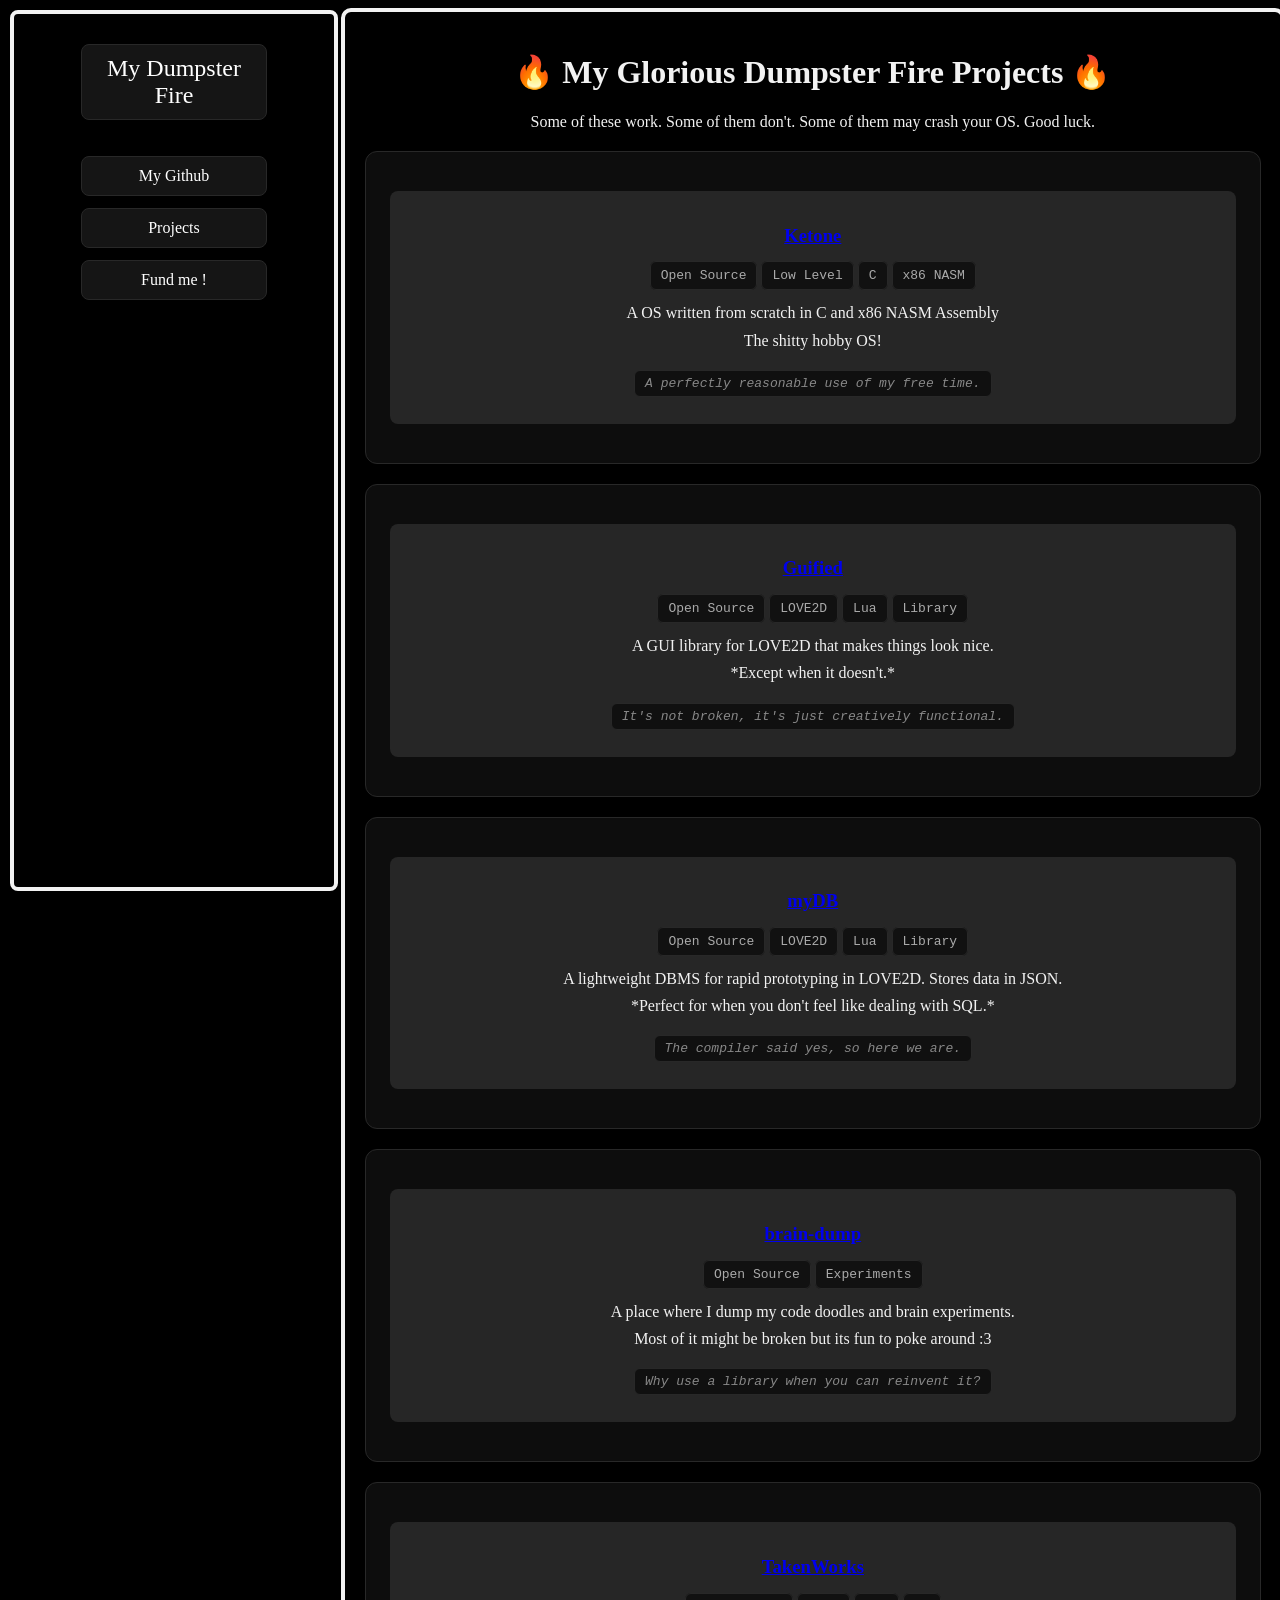
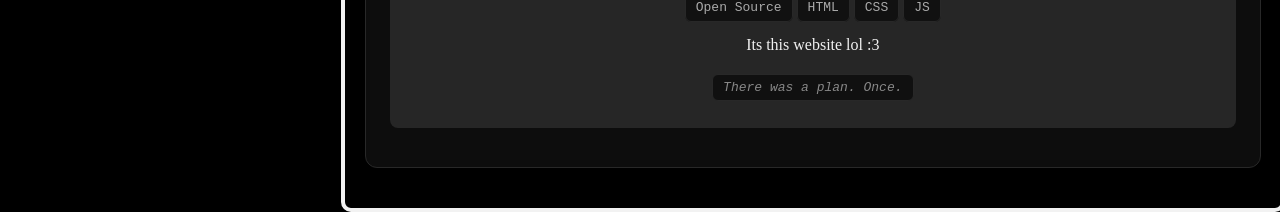
<file: src/website/projects.html>
<!DOCTYPE html>
<html>
    <head>
        <title>Dumpster Fire - Projects</title>
        <meta charset="UTF-8">
        <link rel="stylesheet" href="./css/leftbar.css">
        <link rel="stylesheet" href="./css/common.css">
        <link rel="stylesheet" href="./css/projects.css">
        <meta name="viewport" content="width=device-width, initial-scale=1">
    </head>
    <body>
        <div id="leftbar">
            <div id="leftbarcontents">
                <a href="./index.html?intro=no" style="font-size: x-large; margin: 30px;">My Dumpster Fire</a>
                <a href="https://github.com/zalanwastaken">My Github</a>
                <a href="./projects.html">Projects</a>
                <a href="./funding.html">Fund me !</a>
            </div>
        </div>

        <div id="main">
            <h1>🔥 My Glorious Dumpster Fire Projects 🔥</h1>
            <p>Some of these work. Some of them don't. Some of them may crash your OS. Good luck.</p>

            <section class="card">
                <div class="project">
                    <h3><a href="https://github.com/zalanwastaken/ketone">Ketone</a></h3>
                    <span class="tag">Open Source</span>
                    <span class="tag">Low Level</span>
                    <span class="tag">C</span>
                    <span class="tag">x86 NASM</span>
                    <p>A OS written from scratch in C and x86 NASM Assembly<br>
                    The shitty hobby OS!</p>
                </div>
            </section>

            <section class="card">
                <div class="project">
                    <h3><a href="https://github.com/zalanwastaken/guified">Guified</a></h3>
                    <span class="tag">Open Source</span>
                    <span class="tag">LOVE2D</span>
                    <span class="tag">Lua</span>
                    <span class="tag">Library</span>
                    <p>A GUI library for LOVE2D that makes things look nice. <br> *Except when it doesn't.*</p>
                </div>
            </section>

            <section class="card">
                <div class="project">
                    <h3><a href="https://github.com/zalanwastaken/myDB">myDB</a></h3>
                    <span class="tag">Open Source</span>
                    <span class="tag">LOVE2D</span>
                    <span class="tag">Lua</span>
                    <span class="tag">Library</span>
                    <p>A lightweight DBMS for rapid prototyping in LOVE2D. Stores data in JSON.<br> 
                    *Perfect for when you don't feel like dealing with SQL.*</p>
                </div>
            </section>

            <section class="card">
                <div class="project">
                    <h3><a href="https://github.com/zalanwastaken/brain-dump">brain-dump</a></h3>
                    <span class="tag">Open Source</span>
                    <span class="tag">Experiments</span>
                    <p>A place where I dump my code doodles and brain experiments.<br>Most of it might be broken but its fun to poke around :3</p>
                </div>
            </section>

            <section class="card">
                <div class="project">
                    <h3><a href="https://github.com/zalanwastaken/website">TakenWorks</a></h3>
                    <span class="tag">Open Source</span>
                    <span class="tag">HTML</span>
                    <span class="tag">CSS</span>
                    <span class="tag">JS</span>
                    <p>Its this website lol :3</p>
                </div>
            </section>

            </div>  
        <script src="./js/projects.js"></script>
    </body>
</html>
</file>
<file: src/website/css/index.css>
#anim{
    background-color: black;
    width: 100vw;
    height: 100vh;
    position: absolute;
    left: 0px;
    right: 0px;
    top: 0px;
    opacity: 1;
    z-index: 9999;
}

.animcontents{
    opacity: inherit;
    color: white;
    background-color: black;
    position: absolute;
}
</file>
<file: src/website/css/leftbar.css>
#leftbar {
    position: fixed;
    height: 97vh; /*others make it look weird*/
    width: 25vw;
    left: 0;
    top: 0;
    background-color: black;
    margin: 10px;
    border-radius: 8px;
    z-index: 5;

    border: 4px solid #f2f2f2;
}

#leftbar *{
    color: black;
    position: flex;
}

#leftbarcontents{
    display: flex;  
    flex-direction: column;
    align-items: center;
    text-align: center;
}

#leftbarcontents h3 {
    width: 70%;
    max-width: 60vw;
    /*background: #f2f2f2;*/
}

#leftbarcontents a {
    display: block;

    padding: 10px 12px;
    margin: 6px 0;

    border: 1px solid #282828;
    border-radius: 8px;

    background: #151515;

    color: white;
    text-decoration: none;

    width: 50%;
    max-width: 40vw;

    transition: background 0.15s ease,
                border-color 0.15s ease,
                transform 0.15s ease;
}

#leftbarcontents a:hover {
    transform: translateX(3px);

    opacity: 0.9;
    border-radius: 8px;
}
</file>
<file: src/website/css/common.css>
body{
    /*background-image: url("../assets/background.jpg");*/
    background-size: cover;
    color: black;
    background-color: black;
    background-attachment: fixed;
}
#main{
    margin: 8px;
    padding: 24px;
    border-radius: 10px;
    position: absolute;
    height: auto;
    max-width: 70vw;
    width: 100vw;
    left: 26vw;
    top: 0;
    color: #f2f2f2;
    background-color: rgba(0, 0, 0, 0.75);
    z-index: 5;
    border: 4px solid #f2f2f2;
}

#main h3 {
    text-align: center;
}


.hero {
    padding: 30px;
    margin-bottom: 25px;

    border: 1px solid #282828;
    border-radius: 12px;

    background: rgba(21, 21, 21, 0.75);

    text-align: center;
}

.hero-tag {
    display: inline-block;

    margin-bottom: 12px;
    padding: 5px 10px;

    border: 1px solid #282828;
    border-radius: 6px;

    background: #101010;

    color: #888;

    font-family: monospace;
    font-size: 13px;
}

.hero h1 {
    margin-bottom: 10px;
}

.hero p {
    color: #aaa;
}


.card {
    padding: 24px;
    margin: 20px 0;

    border: 1px solid #282828;
    border-radius: 12px;

    background: rgba(21, 21, 21, 0.65);

    transition:
        border-color 0.2s ease,
        transform 0.2s ease;
}

.card:hover {
    border-color: #444;
    transform: translateY(-2px);
}

.card h2 {
    margin-top: 0;
    margin-bottom: 14px;
}

.card p {
    line-height: 1.7;
}


/* Tags */

.tag-container {
    display: flex;
    flex-wrap: wrap;

    gap: 8px;

    margin: 18px 0;
}

.tag {
    padding: 6px 10px;

    border: 1px solid #282828;
    border-radius: 6px;

    background: #111;

    color: #aaa;

    font-family: monospace;
    font-size: 13px;

    transition:
        background 0.15s ease,
        border-color 0.15s ease;
}

.tag:hover {
    background: #1c1c1c;
    border-color: #555;
}


/* Quote */

.quote-box {
    margin: 18px 0;
    padding: 18px;

    border-left: 3px solid #555;
    border-radius: 6px;

    background: #111;

    color: #ccc;

    font-family: monospace;
    text-align: center;
}


/* Buttons */

.button-row {
    display: flex;
    flex-wrap: wrap;

    justify-content: center;

    gap: 10px;

    margin-top: 22px;
}

.button-row a {
    padding: 10px 14px;

    border: 1px solid #282828;
    border-radius: 8px;

    background: #151515;

    color: #f2f2f2;

    text-decoration: none;

    transition:
        background 0.15s ease,
        border-color 0.15s ease,
        transform 0.15s ease;
}

.button-row a:hover {
    background: #1c1c1c;
    border-color: #555;

    transform: translateY(-2px);
}


/* Social/contact links */

.links {
    display: flex;
    flex-direction: column;

    gap: 8px;
}

.links a {
    display: flex;

    justify-content: space-between;
    align-items: center;

    padding: 12px 14px;

    border: 1px solid #282828;
    border-radius: 8px;

    background: #151515;

    color: #f2f2f2;

    text-decoration: none;

    transition:
        background 0.15s ease,
        border-color 0.15s ease,
        transform 0.15s ease;
}

.links a:hover {
    background: #1c1c1c;
    border-color: #555;

    transform: translateX(3px);
}

.links small {
    color: #777;
    font-family: monospace;
}


/* Footer */

.footer {
    padding: 30px 10px;

    color: #777;

    text-align: center;
}

.footer small {
    color: #555;
}
</file>
<file: src/website/TBR/style.css>
/* =========================================
   VARIABLES & RESET
========================================= */

:root {
    --bg: #09090b;
    --card: #18181b;
    --card-2: #27272a;
    --accent: #f97316;

    --text: #fafafa;
    --text-muted: #d4d4d8;
    --text-subtle: #a1a1aa;

    --border: #27272a;

    --container: 1160px;

    --space-1: 8px;
    --space-2: 16px;
    --space-3: 24px;
    --space-4: 32px;
    --space-5: 48px;
    --space-6: 64px;
    --space-7: 96px;

    --radius: 14px;
    --transition: 200ms ease;
}

* {
    box-sizing: border-box;
    margin: 0;
    padding: 0;
}

html {
    scroll-behavior: smooth;
    scroll-padding-top: 90px;
}

body {
    background: var(--bg);
    color: var(--text);
    font-family:
        -apple-system,
        BlinkMacSystemFont,
        "Segoe UI",
        sans-serif;
    line-height: 1.65;
    -webkit-font-smoothing: antialiased;
}

a {
    color: inherit;
    text-decoration: none;
}

button {
    font: inherit;
}

img {
    max-width: 100%;
    display: block;
}

.container {
    width: min(var(--container), calc(100% - 48px));
    margin-inline: auto;
}

.section {
    padding-block: var(--space-7);
}


/* =========================================
   ACCESSIBILITY
========================================= */

.skip-link {
    position: absolute;
    top: -100px;
    left: 16px;
    z-index: 1000;
    padding: 12px 18px;
    background: var(--accent);
    color: var(--bg);
    border-radius: 8px;
    font-weight: 700;
}

.skip-link:focus {
    top: 12px;
}

:focus-visible {
    outline: 2px solid var(--accent);
    outline-offset: 4px;
}


/* =========================================
   HEADER & NAVIGATION
========================================= */

.header {
    position: sticky;
    top: 0;
    z-index: 100;
    background: var(--bg);
    border-bottom: 1px solid var(--border);
}

.navbar {
    min-height: 76px;
    display: flex;
    align-items: center;
    justify-content: space-between;
}

.brand {
    display: inline-flex;
    align-items: center;
    gap: 12px;
    font-weight: 700;
    font-size: 16px;
    letter-spacing: -0.3px;
}

.brand__logo {
    width: 48px;
    height: 48px;
    object-fit: contain;
}

.nav-links {
    display: flex;
    align-items: center;
    gap: 32px;
}

.nav-links a {
    color: var(--text-muted);
    font-size: 13px;
    font-weight: 500;
    transition: color var(--transition);
}

.nav-links a:hover {
    color: var(--accent);
}

.nav-toggle {
    display: none;
    width: 42px;
    height: 42px;
    border: 1px solid var(--border);
    border-radius: 8px;
    background: var(--card);
    cursor: pointer;
    align-items: center;
    justify-content: center;
    flex-direction: column;
    gap: 5px;
}

.nav-toggle span {
    width: 17px;
    height: 2px;
    background: var(--text);
    border-radius: 2px;
}


/* =========================================
   TYPOGRAPHY & SHARED ELEMENTS
========================================= */

.eyebrow {
    display: inline-flex;
    align-items: center;
    gap: 10px;
    color: var(--accent);
    font-family: monospace;
    font-size: 11px;
    font-weight: 700;
    letter-spacing: 1.6px;
}

.eyebrow__dot {
    width: 7px;
    height: 7px;
    border-radius: 50%;
    background: var(--accent);
}

.section-heading {
    display: flex;
    align-items: end;
    justify-content: space-between;
    gap: 40px;
    margin-bottom: 44px;
}

.section-heading h2 {
    margin-top: 10px;
    font-size: clamp(30px, 4vw, 42px);
    line-height: 1.15;
    letter-spacing: -1.5px;
}

.section-heading > p {
    max-width: 340px;
    color: var(--text-subtle);
    font-size: 14px;
}


/* =========================================
   HERO
========================================= */

.hero {
    padding-top: 120px;
    padding-bottom: 80px;
    border-bottom: 1px solid var(--border);
}

.hero__content {
    max-width: 780px;
}

.hero h1 {
    margin-top: 28px;
    font-size: clamp(42px, 7vw, 76px);
    font-weight: 750;
    line-height: 1.08;
    letter-spacing: -3.5px;
}

.hero h1 span {
    color: var(--accent);
}

.hero__subtitle {
    margin-top: 28px;
    max-width: 600px;
    color: var(--text);
    font-size: clamp(17px, 2vw, 21px);
    line-height: 1.5;
}

.hero__description {
    margin-top: 16px;
    max-width: 580px;
    color: var(--text-subtle);
    font-size: 15px;
    line-height: 1.8;
}

.button {
    display: inline-flex;
    align-items: center;
    gap: 12px;
    margin-top: 32px;
    padding: 13px 20px;
    background: var(--accent);
    color: var(--bg);
    border: 1px solid var(--accent);
    border-radius: 8px;
    font-size: 13px;
    font-weight: 700;
    transition:
        background var(--transition),
        color var(--transition),
        transform var(--transition);
}

.button:hover {
    background: transparent;
    color: var(--accent);
    transform: translateY(-2px);
}

.button svg {
    width: 17px;
    height: 17px;
    fill: none;
    stroke: currentColor;
    stroke-width: 2;
    stroke-linecap: round;
    stroke-linejoin: round;
}

.hero__meta {
    display: flex;
    align-items: center;
    gap: 18px;
    margin-top: 90px;
    color: var(--text-subtle);
    font-family: monospace;
    font-size: 11px;
    letter-spacing: 1px;
}

.hero__meta-divider {
    width: 4px;
    height: 4px;
    border-radius: 50%;
    background: var(--accent);
}


/* =========================================
   TEAM GRID
========================================= */

.team-section {
    border-bottom: 1px solid var(--border);
}

.team-grid {
    display: grid;
    grid-template-columns: repeat(3, minmax(0, 1fr));
    gap: 18px;
}

.member-card {
    min-width: 0;
    padding: 26px;
    background: var(--card);
    border: 1px solid var(--border);
    border-radius: var(--radius);
    transition:
        transform var(--transition),
        border-color var(--transition),
        background var(--transition);
}

.member-card:hover {
    transform: translateY(-4px);
    background: var(--card-2);
    border-color: var(--accent);
}

.member-card__top {
    display: flex;
    align-items: center;
    justify-content: space-between;
    margin-bottom: 25px;
}

.avatar {
    width: 58px;
    height: 58px;
    display: grid;
    place-items: center;
    border-radius: 50%;
    background: var(--card-2);
    border: 1px solid var(--border);
}

.avatar img {
    width: 100%;
    height: 100%;
    object-fit: cover;
    border-radius: 50%;
    display: block;
}

.avatar svg {
    width: 33px;
    height: 33px;
    fill: none;
    stroke: var(--text-subtle);
    stroke-width: 1.7;
    stroke-linecap: round;
}

.member-card__number {
    color: var(--text-subtle);
    font-family: monospace;
    font-size: 12px;
}

.member-card h3 {
    font-size: 19px;
    letter-spacing: -0.4px;
}

.member-card__role {
    display: inline-block;
    margin-top: 5px;
    color: var(--accent);
    font-family: monospace;
    font-size: 11px;
    font-weight: 600;
}

.member-card > p {
    min-height: 75px;
    margin-top: 17px;
    color: var(--text-muted);
    font-size: 13px;
    line-height: 1.75;
}

.member-card__links {
    display: flex;
    align-items: center;
    gap: 10px;
    margin-top: 24px;
    padding-top: 18px;
    border-top: 1px solid var(--border);
}

.member-card__links a {
    width: 34px;
    height: 34px;
    display: grid;
    place-items: center;
    background: var(--card-2);
    border: 1px solid var(--border);
    border-radius: 7px;
    transition:
        color var(--transition),
        border-color var(--transition);
}

.member-card__links a:hover {
    color: var(--accent);
    border-color: var(--accent);
}

.member-card__links svg {
    width: 16px;
    height: 16px;
    fill: none;
    stroke: currentColor;
    stroke-width: 1.7;
    stroke-linecap: round;
    stroke-linejoin: round;
}


/* =========================================
   CONTRIBUTIONS
========================================= */

.contributions-section {
    border-bottom: 1px solid var(--border);
}

.credits-list {
    border-top: 1px solid var(--border);
}

.credit-row {
    display: grid;
    grid-template-columns: 55px 1fr 1fr;
    align-items: center;
    gap: 20px;
    min-height: 78px;
    padding-block: 16px;
    border-bottom: 1px solid var(--border);
    transition: padding var(--transition);
}

.credit-row:hover {
    padding-left: 10px;
}

.credit-number {
    color: var(--accent);
    font-family: monospace;
    font-size: 12px;
}

.credit-row h3 {
    font-size: 15px;
    font-weight: 600;
}

.credit-row p {
    color: var(--text-muted);
    font-size: 13px;
}


/* =========================================
   MENTOR
========================================= */

.mentor-section {
    border-bottom: 1px solid var(--border);
}

.mentor-card {
    display: flex;
    align-items: flex-start;
    gap: 30px;
    padding: 35px;
    background: var(--card);
    border: 1px solid var(--border);
    border-radius: var(--radius);
}

.mentor-card__icon {
    flex-shrink: 0;
    width: 76px;
    height: 76px;
    display: grid;
    place-items: center;
    background: var(--card-2);
    border: 1px solid var(--border);
    border-radius: 50%;
}

.mentor-card__icon svg {
    width: 43px;
    height: 43px;
    fill: none;
    stroke: var(--text-muted);
    stroke-width: 1.6;
    stroke-linecap: round;
}

.mentor-card__icon img{
    width: 100%;
    height: 100%;
    object-fit: cover;
    border-radius: 50%;
    display: block;
}

.mentor-card__content h3 {
    margin-top: 10px;
    font-size: 23px;
}

.mentor-card__title {
    display: inline-block;
    margin-top: 4px;
    color: var(--accent);
    font-family: monospace;
    font-size: 12px;
}

.mentor-card__content p {
    max-width: 650px;
    margin-top: 16px;
    color: var(--text-muted);
    font-size: 14px;
    line-height: 1.8;
}


/* =========================================
   SPECIAL THANKS
========================================= */

.thanks-section {
    padding-block: 60px;
}

.thanks-card {
    padding: 44px;
    background: var(--card);
    border: 1px solid var(--border);
    border-left: 3px solid var(--accent);
    border-radius: var(--radius);
}

.thanks-card h2 {
    margin-top: 12px;
    font-size: clamp(26px, 4vw, 36px);
    letter-spacing: -1px;
}

.thanks-card p {
    max-width: 650px;
    margin-top: 14px;
    color: var(--text-muted);
    font-size: 14px;
    line-height: 1.8;
}


/* =========================================
   FOOTER
========================================= */

.footer {
    padding-top: 42px;
    padding-bottom: 24px;
    border-top: 1px solid var(--border);
}

.footer__main {
    display: flex;
    align-items: center;
    justify-content: space-between;
    gap: 24px;
    padding-bottom: 36px;
}

.footer__school {
    color: var(--text-muted);
    font-size: 13px;
}

.footer__links {
    display: flex;
    align-items: center;
    gap: 22px;
}

.footer__links a {
    color: var(--text-subtle);
    font-size: 12px;
    transition: color var(--transition);
}

.footer__links a:hover {
    color: var(--accent);
}

.footer__bottom {
    display: flex;
    align-items: center;
    justify-content: space-between;
    padding-top: 20px;
    border-top: 1px solid var(--border);
    color: var(--text-subtle);
    font-family: monospace;
    font-size: 11px;
}

.footer__bottom a {
    transition: color var(--transition);
}

.footer__bottom a:hover {
    color: var(--accent);
}


/* =========================================
   SCROLL REVEAL
========================================= */

.js .reveal {
    opacity: 0;
    transform: translateY(16px);
    transition:
        opacity 500ms ease,
        transform 500ms ease;
}

.js .reveal.is-visible {
    opacity: 1;
    transform: translateY(0);
}


/* =========================================
   RESPONSIVE: TABLETS
========================================= */

@media (max-width: 900px) {

    .team-grid {
        grid-template-columns: repeat(2, minmax(0, 1fr));
    }

    .section-heading {
        align-items: flex-start;
        flex-direction: column;
        gap: 14px;
    }

    .section-heading > p {
        max-width: 500px;
    }

    .footer__main {
        flex-wrap: wrap;
    }

}


/* =========================================
   RESPONSIVE: MOBILE
========================================= */

@media (max-width: 600px) {

    .container {
        width: calc(100% - 36px);
    }

    .section {
        padding-block: 65px;
    }

    .navbar {
        min-height: 68px;
    }

    .brand {
        font-size: 14px;
    }

    .brand__logo {
        width: 48px;
        height: 48px;
        object-fit: contain;
    }

    .nav-toggle {
        display: flex;
    }

    .nav-links {
        position: absolute;
        top: 68px;
        left: 0;
        right: 0;
        display: none;
        flex-direction: column;
        align-items: stretch;
        gap: 0;
        padding: 10px 18px 18px;
        background: var(--bg);
        border-bottom: 1px solid var(--border);
    }

    .nav-links.is-open {
        display: flex;
    }

    .nav-links a {
        padding: 13px 4px;
        border-bottom: 1px solid var(--border);
    }

    .nav-links a:last-child {
        border-bottom: none;
    }

    .hero {
        padding-top: 85px;
        padding-bottom: 55px;
    }

    .hero h1 {
        font-size: clamp(39px, 10vw, 56px);
        letter-spacing: -2px;
    }

    .hero__meta {
        margin-top: 60px;
        gap: 10px;
        font-size: 9px;
    }

    .section-heading h2 {
        font-size: 32px;
    }

    .team-grid {
        grid-template-columns: 1fr;
        gap: 14px;
    }

    .member-card {
        padding: 22px;
    }

    .member-card > p {
        min-height: 0;
    }

    .credit-row {
        grid-template-columns: 30px 1fr;
        gap: 8px 14px;
        padding-block: 18px;
    }

    .credit-row p {
        grid-column: 2;
    }

    .mentor-card {
        flex-direction: column;
        padding: 25px;
        gap: 20px;
    }

    .thanks-card {
        padding: 28px;
    }

    .footer__main {
        align-items: flex-start;
        flex-direction: column;
        gap: 18px;
    }

    .footer__links {
        flex-wrap: wrap;
        gap: 16px;
    }

    .footer__bottom {
        gap: 15px;
        font-size: 10px;
    }

}


/* =========================================
   REDUCED MOTION
========================================= */

@media (prefers-reduced-motion: reduce) {

    *,
    *::before,
    *::after {
        scroll-behavior: auto !important;
        transition-duration: 0.01ms !important;
        animation-duration: 0.01ms !important;
        animation-iteration-count: 1 !important;
    }

    .js .reveal {
        opacity: 1;
        transform: none;
    }

}
</file>
<file: src/website/css/funding.css>
* {
    box-sizing: border-box;
    margin: 0;
    padding: 0;
}

body {
    min-height: 100vh;
    font-family: system-ui, -apple-system, BlinkMacSystemFont,
        "Segoe UI", sans-serif;
    background: #0d0d0d;
    color: #f2f2f2;

    display: flex;
    justify-content: center;
    align-items: center;

    padding: 24px;
}

.container {
    width: 100%;
    max-width: 700px;
}

.back {
    display: inline-block;
    margin-bottom: 28px;

    color: #888;
    text-decoration: none;
    font-size: 14px;

    transition: color 0.2s ease;
}

.back:hover {
    color: #fff;
}

h1 {
    font-size: clamp(2rem, 6vw, 3.5rem);
    margin-bottom: 12px;
}

.subtitle {
    color: #999;
    line-height: 1.6;
    margin-bottom: 32px;
}

.card {
    background: #151515;
    border: 1px solid #282828;
    border-radius: 16px;

    padding: 28px;
    margin-bottom: 20px;
}

.card h2 {
    font-size: 1.25rem;
    margin-bottom: 16px;
}

.upi {
    display: flex;
    gap: 24px;
    align-items: center;
    flex-wrap: wrap;
}

.qr {
    width: 180px;
    height: 180px;

    background: #fff;
    border-radius: 12px;
    padding: 8px;

    object-fit: contain;
}

.upi-info {
    flex: 1;
    min-width: 220px;
}

.upi-id {
    display: block;

    background: #0d0d0d;
    border: 1px solid #292929;
    border-radius: 8px;

    padding: 12px;
    margin: 12px 0;

    font-family: monospace;
    word-break: break-all;
}

button {
    width: 100%;

    border: none;
    border-radius: 8px;

    padding: 12px 16px;

    background: #f2f2f2;
    color: #0d0d0d;

    font-weight: 600;
    cursor: pointer;

    transition: transform 0.15s ease,
        opacity 0.15s ease;
}

button:hover {
    transform: translateY(-1px);
    opacity: 0.9;
}

.card p {
    color: #999;
    line-height: 1.6;
}

ul {
    list-style: none;
    margin-top: 14px;
}

li {
    color: #aaa;
    padding: 7px 0;
}

li::before {
    content: "→ ";
    color: #fff;
}

.footer {
    text-align: center;
    color: #666;
    font-size: 13px;
    margin-top: 28px;
}
</file>
<file: src/website/css/projects.css>
/* Centering the main content */
#main {
    padding: 20px;
    text-align: center;
}

/* Style for project items */
.project {
    background: rgba(255, 255, 255, 0.1);
    padding: 15px;
    margin: 15px 0;
    border-radius: 8px;
    transition: background 0.2s ease-in-out;
}

.project:hover {
    background: gray; /* Subtle red tint for cursed effect */
}
</file>
